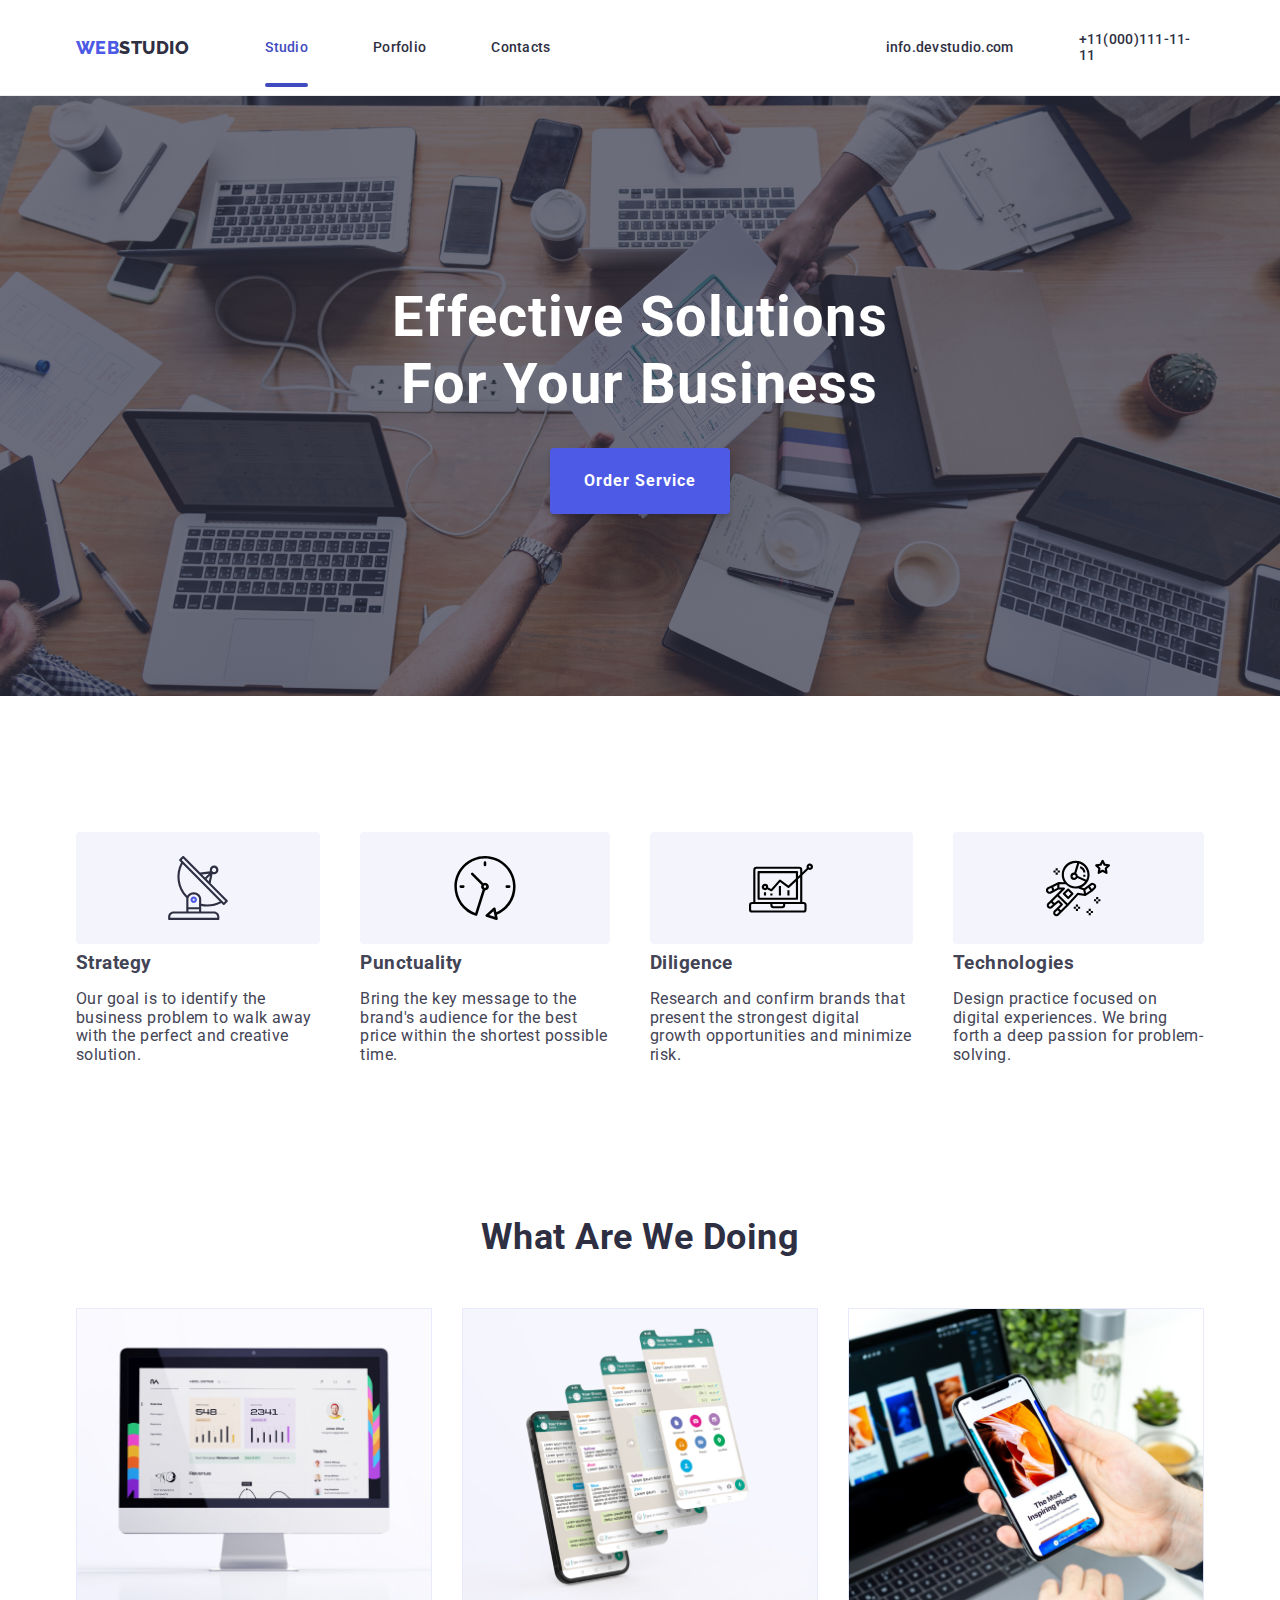
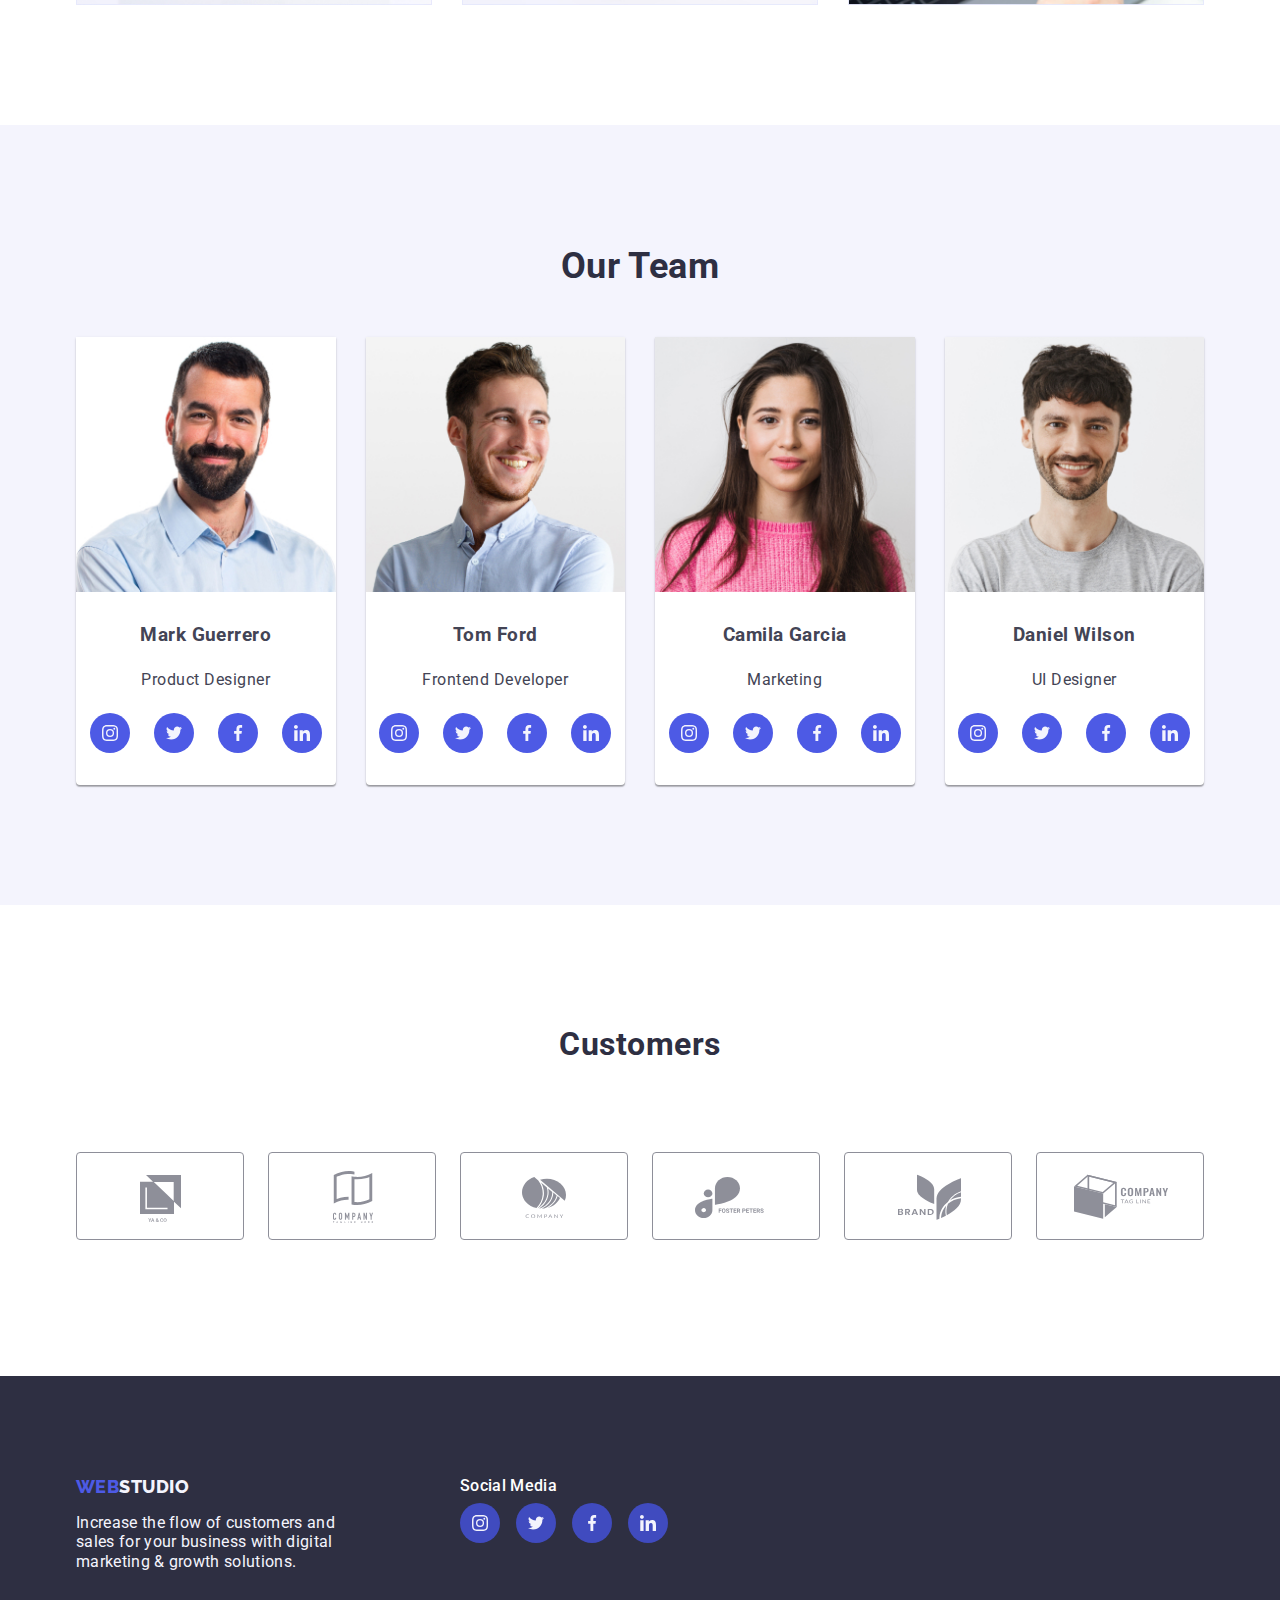
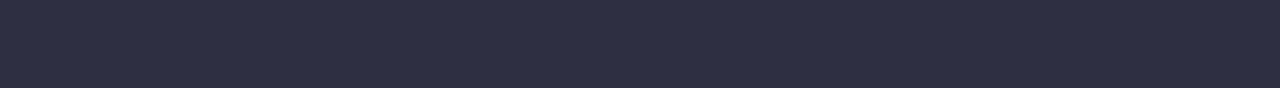
<file: index.html>
<!DOCTYPE html>
<html lang="en">

<head>
    <title>Web Studio</title>
    <meta charset="utf-8" />
    <meta name="description" content="Studio Website" />
    <link rel="stylesheet" href="./css/styles.css" />
    <link rel="stylesheet" href="./css/modern-normalize.css" />
    <link
        href="https://fonts.googleapis.com/css2?family=Raleway:wght@800&family=Roboto:wght@400;500;700;900&display=swap"
        rel="stylesheet">
</head>

<body>
    <!--header-->
    <header class="page-header">
        <div class="container menu">
            <nav class="nav">
                <a class="logo link" href="index.html">WEB<span class="logo-black">STUDIO</span></a>
                <ul class="nav-menu list">
                    <li class="item"><a class="page current-link" href="index.html">Studio</a></li>
                    <li class="item"><a class="page link" href="portfolio.html">Porfolio</a></li>
                    <li class="item"><a class="page link" href="/">Contacts</a></li>
                </ul>
            </nav>
            <address>
                <ul class="contacts-menu list">
                    <li class="item"><a class="contact link" href="/">info.devstudio.com</a></li>
                    <li class="item"><a class="contact link" href="/">+11(000)111-11-11</a></li>
                </ul>
            </address>
        </div>
    </header>
    <!--Main Section-->
    <main>
        <section class="hero bg-hero">
            <div class="container">
                <h1 class="hero-heading">Effective Solutions <br /> For Your Business</h1>
                <button class="button order" type="button" data-modal-open>Order Service</button>
            </div>
        </section>

        <section class="section">

            <div class="container">
                <h2 hidden>Features</h2>
                <ul class="features">
                    <li class="feature">
                        <div class="feature-item-img">
                            <svg class="feature-icon" width="64" height="64">
                                <use href="./images/svg/icons.svg#strategy"></use>
                            </svg>
                        </div>
                        <h3>Strategy</h3>
                        <p class="description">Our goal is to identify the business
                            problem to walk away with the perfect
                            and creative solution.</p>
                    </li>

                    <li class="feature">
                        <div class="feature-item-img">
                            <svg class="feature-icon" width="64" height="64">
                                <use href="./images/svg/icons.svg#punctuality"></use>
                            </svg>
                        </div>
                        <h3>Punctuality</h3>
                        <p class="description">Bring the key message to the
                            brand's audience for the best price
                            within the shortest possible time.</p>
                    </li>

                    <li class="feature">
                        <div class="feature-item-img">
                            <svg class="feature-icon" width="64" height="64">
                                <use href="./images/svg/icons.svg#deligence"></use>
                            </svg>
                        </div>
                        <h3>Diligence</h3>
                        <p class="description">Research and confirm brands that
                            present the strongest digital growth
                            opportunities and minimize risk.</p>
                    </li>

                    <li class="feature">
                        <div class="feature-item-img">
                            <svg class="feature-icon" width="64" height="64">
                                <use href="./images/svg/icons.svg#astronaut"></use>
                            </svg>
                        </div>
                        <h3>Technologies</h3>
                        <p class="description">Design practice focused on digital
                            experiences. We bring forth a deep
                            passion for problem-solving.</p>
                    </li>
                </ul>
            </div>
        </section>

        <section class="section no-top-padding">
            <div class="container">
                <h2 class="section-title">What Are We Doing</h2>
                <ul class="task list">
                    <li class="tasks"><img src="images/tech1.jpg" alt="monitor" width="360" /></li>
                    <li class="tasks"><img src="images/tech2.jpg" alt="phoneapp" width="360" /></li>
                    <li class="tasks"><img src="images/tech3.jpg" alt="handyphone" width="360" /></li>
                </ul>
            </div>
        </section>

        <section class="section bg-team">
            <div class="container">
                <h2 class="section-title"> Our Team </h2>
                <ul class="teams list">
                    <li class="member"><img src="images/team1.jpg" alt="Mark Guerrero" width="264" />
                        <div class="members">
                            <h3>Mark Guerrero</h3>
                            <p>Product Designer</p>
                            <ul class="teams-social-list">
                                <li class="social-list-item">
                                    <a href="#" target="_blank">
                                        <svg class="social-list-img" width="16" height="16">
                                            <use href="./images/svg/icons.svg#instagram"></use>
                                        </svg>
                                    </a>
                                </li>
                                <li class="social-list-item">
                                    <a href="#" target="_blank">
                                        <svg class="social-list-img" width="16" height="16">
                                            <use href="./images/svg/icons.svg#twitter"></use>
                                        </svg>
                                    </a>
                                </li>
                                <li class="social-list-item">
                                    <a href="#" target="_blank">
                                        <svg class="social-list-img" width="16" height="16">
                                            <use href="./images/svg/icons.svg#facebook"></use>
                                        </svg>
                                    </a>
                                </li>
                                <li class="social-list-item">
                                    <a href="#" target="_blank">
                                        <svg class="social-list-img" width="16" height="16">
                                            <use href="./images/svg/icons.svg#linkedin"></use>
                                        </svg>
                                    </a>
                                </li>
                            </ul>
                        </div>
                    </li>
                    <li class="member"><img src="images/team2.jpg" alt="Tom Ford" width="264" />
                        <div class="members">
                            <h3>Tom Ford</h3>
                            <p>Frontend Developer</p>
                            <ul class="teams-social-list">
                                <li class="social-list-item">
                                    <a href="#" target="_blank">
                                        <svg class="social-list-img" width="16" height="16">
                                            <use href="./images/svg/icons.svg#instagram"></use>
                                        </svg>
                                    </a>
                                </li>
                                <li class="social-list-item">
                                    <a href="#" target="_blank">
                                        <svg class="social-list-img" width="16" height="16">
                                            <use href="./images/svg/icons.svg#twitter"></use>
                                        </svg>
                                    </a>
                                </li>
                                <li class="social-list-item">
                                    <a href="#" target="_blank">
                                        <svg class="social-list-img" width="16" height="16">
                                            <use href="./images/svg/icons.svg#facebook"></use>
                                        </svg>
                                    </a>
                                </li>
                                <li class="social-list-item">
                                    <a href="#" target="_blank">
                                        <svg class="social-list-img" width="16" height="16">
                                            <use href="./images/svg/icons.svg#linkedin"></use>
                                        </svg>
                                    </a>
                                </li>
                            </ul>
                        </div>
                    </li>
                    <li class="member">
                        <img src="images/team3.jpg" alt="Camila Garcia" width="264" />
                        <div class="members">
                            <h3>Camila Garcia</h3>
                            <p>Marketing</p>
                            <ul class="teams-social-list">
                                <li class="social-list-item">
                                    <a href="#" target="_blank">
                                        <svg class="social-list-img" width="16" height="16">
                                            <use href="./images/svg/icons.svg#instagram"></use>
                                        </svg>
                                    </a>
                                </li>
                                <li class="social-list-item">
                                    <a href="#" target="_blank">
                                        <svg class="social-list-img" width="16" height="16">
                                            <use href="./images/svg/icons.svg#twitter"></use>
                                        </svg>
                                    </a>
                                </li>
                                <li class="social-list-item">
                                    <a href="#" target="_blank">
                                        <svg class="social-list-img" width="16" height="16">
                                            <use href="./images/svg/icons.svg#facebook"></use>
                                        </svg>
                                    </a>
                                </li>
                                <li class="social-list-item">
                                    <a href="#" target="_blank">
                                        <svg class="social-list-img" width="16" height="16">
                                            <use href="./images/svg/icons.svg#linkedin"></use>
                                        </svg>
                                    </a>
                                </li>
                            </ul>
                        </div>
                    </li>
                    <li class="member">
                        <img src="images/team4.jpg" alt="Daniel Wilson" width="264" />
                        <div class="members">
                            <h3>Daniel Wilson</h3>
                            <p>UI Designer</p>
                            <ul class="teams-social-list">
                                <li class="social-list-item">
                                    <a href="#" target="_blank">
                                        <svg class="social-list-img" width="16" height="16">
                                            <use href="./images/svg/icons.svg#instagram"></use>
                                        </svg>
                                    </a>
                                </li>
                                <li class="social-list-item">
                                    <a href="#" target="_blank">
                                        <svg class="social-list-img" width="16" height="16">
                                            <use href="./images/svg/icons.svg#twitter"></use>
                                        </svg>
                                    </a>
                                </li>
                                <li class="social-list-item">
                                    <a href="#" target="_blank">
                                        <svg class="social-list-img" width="16" height="16">
                                            <use href="./images/svg/icons.svg#facebook"></use>
                                        </svg>
                                    </a>
                                </li>
                                <li class="social-list-item">
                                    <a href="#" target="_blank">
                                        <svg class="social-list-img" width="16" height="16">
                                            <use href="./images/svg/icons.svg#linkedin"></use>
                                        </svg>
                                    </a>
                                </li>
                            </ul>
                        </div>
                    </li>
                </ul>
            </div>
        </section>
        <section class="container customers">
            <h2 class="customers-title">
                Customers
            </h2>
            <ul class="customers-list">
                <li class="customers-list-item">
                    <a href="#" target="_blank"></a>
                    <svg class="customers-list-item-img" width="104">
                             <use href="./images/svg/icons.svg#client-1"></use>
                    </svg>
                </li>
                <li class="customers-list-item">
                    <svg class="customers-list-item-img" width="104" height="56">
                        <use href="./images/svg/icons.svg#client-2"></use>
                    </svg>
                </li>
                <li class="customers-list-item">
                    <a href="#" target="_blank"></a>
                    <svg class="customers-list-item-img" width="104">
                        <use href="./images/svg/icons.svg#client-3"></use>
                    </svg>
                </li>
                <li class="customers-list-item">
                    <a href="#" target="_blank"></a>
                    <svg class="customers-list-item-img" width="104">
                        <use href="./images/svg/icons.svg#client-4"></use>
                    </svg>
                </li>
                <li class="customers-list-item">
                    <a href="#" target="_blank"></a>
                    <svg class="customers-list-item-img" width="104">
                        <use href="./images/svg/icons.svg#client-5"></use>
                    </svg>
                </li>
                <li class="customers-list-item">
                    <a href="#" target="_blank"></a>
                    <svg class="customers-list-item-img" width="104">
                        <use href="./images/svg/icons.svg#client-6"></use>
                    </svg>
                </li>
            </ul>
        </section>
    </main>
    <!--Footer-->
    <footer class="page-footer">
        <div class="footerlogo">
            <a class="logo link" href="index.html">WEB<span class="logo-white">STUDIO</span></a>
            <p>Increase the flow of customers and
                sales for your business with digital
                marketing & growth solutions.
        </div>
        <div class="footer-social">
            <h3 class="footer-social-title">
                Social Media
            </h3>
            <ul class="footer-social-list">
                <li class="footer-social-item">
                    <a href="#">
                        <svg class="footer-social-list-img" width="16" height="16">
                            <use href="./images/svg/icons.svg#instagram"></use>
                        </svg>
                    </a>
                </li>
                <li class="footer-social-item">
                    <a href="#">
                        <svg class="footer-social-list-img" width="16" height="16">
                            <use href="./images/svg/icons.svg#twitter"></use>
                        </svg>
                    </a>
                </li>
                <li class="footer-social-item">
                    <a href="#">
                        <svg class="footer-social-list-img" width="16" height="16">
                            <use href="./images/svg/icons.svg#facebook"></use>
                        </svg>
                    </a>
                </li>
                <li class="footer-social-item">
                    <a href="#">
                        <svg class="footer-social-list-img" width="16" height="16">
                            <use href="./images/svg/icons.svg#linkedin"></use>
                        </svg>
                    </a>
                </li>   
            </ul>
        </div>
    </footer>
    <div class="container">
    <div class="modal is-hidden" data-modal>
        <div class="modal-content" >
            <button class="modal-close" data-modal-close>
                <svg class="close-icon">
                    <use href="./images/svg/icons.svg#close" >
                    </use>
                </svg>
            </button>
        </div>
    </div>
    </div>
    <script src="./js/modal.js"></script>
</body>

</html>
</file>
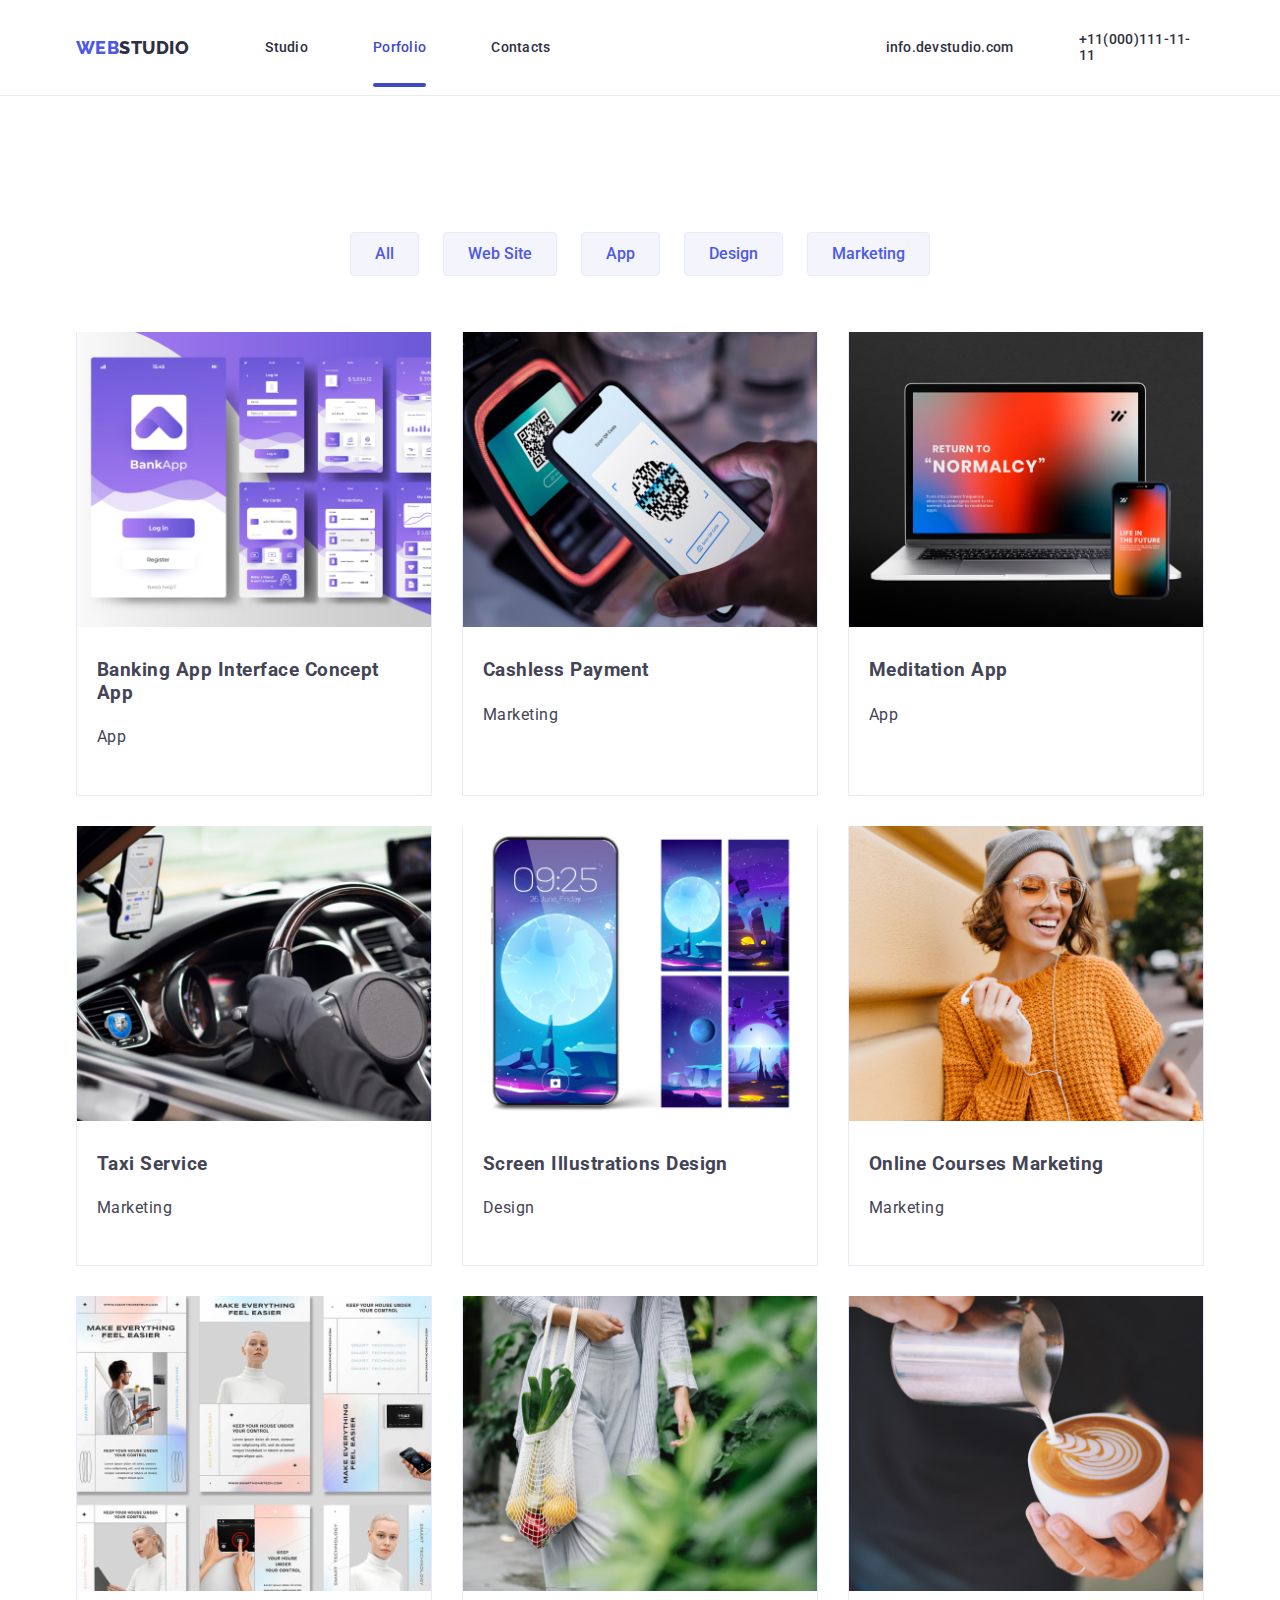
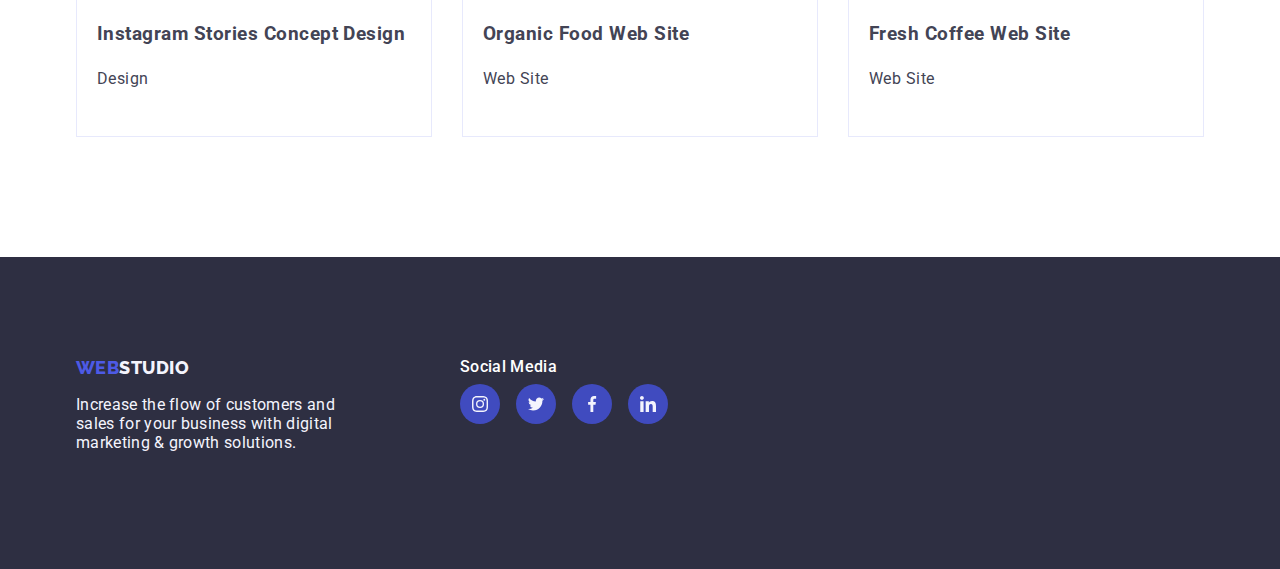
<file: portfolio.html>
<!DOCTYPE html>
<html lang="en">

<head>
  <meta charset="UTF-8">
  <title>Portfolio</title>
  <meta name="description" content="Porfolio" />
  <link rel="stylesheet" href="./css/styles.css" />
  <link rel="stylesheet" href="./css/modern-normalize.css" />
  <link href="https://fonts.googleapis.com/css2?family=Raleway:wght@800&family=Roboto:wght@400;500;700;900&display=swap"
    rel="stylesheet">
</head>

<body>
  <!--header-->
  <header class="page-header">
    <div class="container menu">
      <nav class="nav">
        <a class="logo link" href="index.html">WEB<span class="logo-black">STUDIO</span></a>
        <ul class="nav-menu list">
          <li class="item"><a class="page link" href="index.html">Studio</a></li>
          <li class="item"><a class="page current-link" href="portfolio.html">Porfolio</a></li>
          <li class="item"><a class="page link" href="/">Contacts</a></li>
        </ul>
      </nav>
      <address>
        <ul class="contacts-menu list">
          <li class="item"><a class="contact link" href="/">info.devstudio.com</a></li>
          <li class="item"><a class="contact link" href="/">+11(000)111-11-11</a></li>
        </ul>
      </address>
    </div>
  </header>
  <!--Main Section-->
  <main>
    <h2 hidden>Selection</h2>
    <section class="section portfolio">
      <div class="container">
        <ul class="portfolio-select">
          <li class="portfolio-select-items"><button class="selects" type="button">All</button></li>
          <li class="portfolio-select-items"><button class="selects" type="button">Web
              Site</button></li>
          <li class="portfolio-select-items"><button class="selects" type="button">App</button></li>
          <li class="portfolio-select-items"><button class="selects" type="button">Design</button></li>
          <li class="portfolio-select-items"><button class="selects" type="button">Marketing</button></li>
        </ul>
      </div>
      <div class="container">
        <ul class="option list">
          <li class="cards">
            <div class="cards-box">
              <img class="options" src="images/port1.jpg" width="360" alt="bankingapp" />
              <div class="overlay">
                <p>14 Stylish and User-Friendly App Design Concepts · Task Manager App · Calorie Tracker App · Exotic Fruit Ecommerce App ·
                Cloud Storage App</p>
              </div>
            </div>
            <div class="item description">
            <h3>Banking App Interface Concept
              App</h3>
            <p>App</p>
      </div>
      </li>
      <li class="cards">
        <div class="cards-box">
          <img class="options" src="images/port2.jpg" width="360" alt="tapping" />
        <div class="overlay">
          <p>14 Stylish and User-Friendly App Design Concepts · Task Manager App · Calorie Tracker App · Exotic Fruit Ecommerce
            App ·
            Cloud Storage App</p>
        </div>
        </div>
        <div class="item description">
        <h3>Cashless Payment</h3>
        <p>Marketing</p></div>
      </li>
      <li class="cards">
        <div class="cards-box">
          <img class="options" src="images/port3.jpg" width="360" alt="laptop" />
        <div class="overlay">
          <p>14 Stylish and User-Friendly App Design Concepts · Task Manager App · Calorie Tracker App · Exotic Fruit Ecommerce
            App ·
            Cloud Storage App</p>
        </div>
        </div>
        <div class="item description">
        <h3>Meditation App</h3>
        <p>App</p>
        </div>
      </li>
      <li class="cards">
        <div class="cards-box">
          <img class="options" src="images/port4.jpg" width="360" alt="stirringwheel" />
        <div class="overlay">
          <p>14 Stylish and User-Friendly App Design Concepts · Task Manager App · Calorie Tracker App · Exotic Fruit Ecommerce
            App ·
            Cloud Storage App</p>
        </div>
        </div>
        <div class="item description">
        <h3>Taxi Service</h3>
        <p>Marketing</p>
        </div>
      </li>
      <li class="cards">
        <div class="cards-box">
          <img class="options" src="images/port5.jpg" width="360" alt="moonscreen" />
        <div class="overlay">
          <p>14 Stylish and User-Friendly App Design Concepts · Task Manager App · Calorie Tracker App · Exotic Fruit Ecommerce
            App ·
            Cloud Storage App</p>
        </div>
        </div>
        <div class="item description">
        <h3>Screen Illustrations
          Design</h3>
        <p>Design</p>
        </div>
      </li>
      <li class="cards">
        <div class="cards-box">
          <img class="options" src="images/port6.jpg" width="360" alt="student" />
        <div class="overlay">
          <p>14 Stylish and User-Friendly App Design Concepts · Task Manager App · Calorie Tracker App · Exotic Fruit Ecommerce
            App ·
            Cloud Storage App</p>
        </div>
        </div>
        <div class="item description">
        <h3>Online Courses
          Marketing</h3>
        <p>Marketing</p>
        </div>
      </li>
      <li class="cards">
        <div class="cards-box">
          <img class="options" src="images/port7.jpg" width="360" alt="stories" />
        <div class="overlay">
          <p>14 Stylish and User-Friendly App Design Concepts · Task Manager App · Calorie Tracker App · Exotic Fruit Ecommerce
            App ·
            Cloud Storage App</p>
        </div>
        </div>
        <div class="item description">
        <h3>Instagram Stories Concept
          Design</h3>
        <p>Design</p>
        </div>
      </li>
      <li class="cards">
        <div class="cards-box">
          <img class="options" src="images/port8.jpg" width="360" alt="Organic" />
        <div class="overlay">
          <p>14 Stylish and User-Friendly App Design Concepts · Task Manager App · Calorie Tracker App · Exotic Fruit Ecommerce
            App ·
            Cloud Storage App</p>
        </div>
        </div>
        <div class="item description">
        <h3>Organic Food
          Web Site</h3>
        <p>Web Site</p>
        </div>
      </li>
      <li class="cards">
        <div class="cards-box">
          <img class="options" src="images/port9.jpg" width="360" alt="coffee" />
        <div class="overlay">
          <p>14 Stylish and User-Friendly App Design Concepts · Task Manager App · Calorie Tracker App · Exotic Fruit Ecommerce
            App ·
            Cloud Storage App</p>
        </div>
        </div>
        <div class="item description">
        <h3>Fresh Coffee
          Web Site</h3>
        <p>Web Site</p>
        </div>
      </li>
      </ul>
      </div>
    </section>
  </main>
  <!--Footer-->
  <footer class="page-footer">
    <div class="footerlogo">
      <a class="logo link" href="index.html">WEB<span class="logo-white">STUDIO</span></a>
      <p>Increase the flow of customers and
        sales for your business with digital
        marketing & growth solutions.
    </div>
    <div class="footer-social">
      <h3 class="footer-social-title">
        Social Media
      </h3>
      <ul class="footer-social-list">
        <li class="footer-social-item">
          <a href="#">
            <svg class="footer-social-list-img" width="16" height="16">
              <use href="./images/svg/icons.svg#instagram"></use>
            </svg>
          </a>
        </li>
        <li class="footer-social-item">
          <a href="#">
            <svg class="footer-social-list-img" width="16" height="16">
              <use href="./images/svg/icons.svg#twitter"></use>
            </svg>
          </a>
        </li>
        <li class="footer-social-item">
          <a href="#">
            <svg class="footer-social-list-img" width="16" height="16">
              <use href="./images/svg/icons.svg#facebook"></use>
            </svg>
          </a>
        </li>
        <li class="footer-social-item">
          <a href="#">
            <svg class="footer-social-list-img" width="16" height="16">
              <use class="icon" href="./images/svg/icons.svg#linkedin"></use>
            </svg>
          </a>
        </li>
      </ul>
    </div>
  </footer>
  <script src="./js/modal.js"></script>
</body>

</html>
</file>
<file: css/styles.css>
:root {
  --primary: #4D5AE5;
  --cta: #404BBF;
  --dark: #2E2F42;
  --primary-text: #434455;
  --background-grey: #2E2F42;
  --background-white: #FFFFFF;
  --accent-color: #F4F4FD;
  --accent-cornflower: #E7E9FC;
  --mint: #31D0AA;
  --lightscale: #8E8F99;
  --dairy: #FCFCFC;
}

body {
  display: flex;
  flex-direction: column;
  align-items: center;
  justify-content: center;
  font-family: 'Roboto', sans-serif;
  background-color: var(--background-white);
  color: var(--primary-text);
  font-size: 16px;
  letter-spacing: 0.03em; 
}

/* css resets */
h1,
h2,
h3,
h4,
h5,
h6{
  margin: 0;
  line-height: 1.2;
}

.p{
  margin: 0;
  padding: 0;
  font-size: 16px;
  font-weight: 400;
  line-height: 1.5;
}
ul{
  padding: 0;
}

*,
*::after,
*::before {
  box-sizing: inherit;
}

img {
  display: block;
  max-width: 100%;
  height: auto;
}

address {
  font-style: normal;
}

.link {
  text-decoration: none;
  color: inherit;
}

.list {
  list-style: none;
  padding: 0;
  margin: 0;
}

.container {
  width: 1158px;
  padding-left: 15px;
  padding-right: 15px;
  margin-left: auto;
  margin-right: auto;
}

.section {
  padding: 120px 0px;
}

.section-title {
  margin-bottom: 50px;
  color: var(--dark);
  font-weight: 700;
  font-size: 36px;
  line-height: 1.17;
  text-align: center;
}

.section.no-top-padding {
  padding-top: 0;
}

/* logo */

.logo {
  color: var(--primary);
  font-family: 'Raleway', 'sans-serif';
  font-weight: 800;
  font-size: 18px;
  line-height: 1.2;
}

.logo-black {
  color: var(--background-grey);
}

.logo-white {
  color: var(--accent-color);
}

/* header */

.page-header {
  border-bottom: 1px solid #ececec;
  width: 1440px;
}

.menu,
.nav,
.nav-menu,
.contacts-menu {
  display: flex;
  align-items: center;
}



.nav-menu {
  margin-left: 76px;
}

.contacts-menu {
  margin-left: 335px;
}

.nav-menu .item:not(:last-child),
.contacts-menu .item:not(:last-child) {
  margin-right: 65px;
}

.nav-menu .page,
.contacts-menu .contact {
  display: block;
  padding-top: 32px;
  padding-bottom: 31px;
  color: var(--dark);
  font-weight: 500;
  font-size: 14px;
  line-height: 1.14;
  letter-spacing: 0.02em;
}

.nav-menu .page:hover,
.nav-menu .page:focus,
.contacts-menu .contact:hover,
.contacts-menu .contact:focus {
  color: var(--cta)
}

/* underlined effects */
.nav-menu .current-link{
  position: relative;
  text-decoration: none;
  color: var(--cta);
}

.current-link::after{
    content: '';
    position: absolute;
    left: 0;
    bottom: 0;
    border-radius: 2px;
    width: 100%;
    height: 4px;
    background-color: var(--cta);
}


/* hero */
.hero {
  padding-top: 200px;
  padding-bottom: 200px;
  text-align: center;
}

.bg-hero {
  background-color: var(--background-grey);
  background: linear-gradient(rgba(46, 47, 66, 0.7), rgba(46,47,66,0.7)),
      url('../images/hero.jpg');
  background-size: cover;
  background-repeat: no-repeat;
  background-position: center;
  width: 1440px;
  height: 600px;
  padding-top: 188px;
  padding-bottom: 188px;
}

.hero-heading {
  color: var(--background-white);
  font-weight: 700;
  font-size: 56px;
  line-height: 1.2;
  letter-spacing: 1.12px;
  margin-bottom: 30px;
}

/* buttons */
.button {
  font-family: inherit;
  letter-spacing: 0.03em;
  cursor: pointer;
  border-color: transparent;
  border-radius: 4px;
}

.order {
  background-color: var(--primary);
  color: var(--background-white);
  padding: 16px 32px;
  font-weight: 700;
  font-size: 16px;
  line-height: 1.87;
  letter-spacing: 0.06em;
  box-shadow: 0px 4px 4px 0px rgba(0, 0, 0, 0.15);
}

.button.order:hover,
.button.order:focus {
  background-color: var(--cta);
}

.features {
  list-style: none;
  align-items: center;
  display: flex;
  justify-content: center;
  gap: 40px;
}

.feature-item-img{
  height: 112px;
  width: 100%;
  border-radius: 4px;
  background: var(--accent-color);
  display: flex;
  justify-content: center;
  align-items: center;
  margin-bottom: 8px;
}


/* our team */



.teams {
  display: flex;
  flex-wrap: wrap;
  gap: 30px;
}

.teams .member {
  flex-basis: calc((100% - 90px)/ 4);
}

.bg-team {
  background-color: var(--accent-color);
}

.teams .member {
  background-color: var(--background-white);
  box-shadow: 0px 1px 3px rgba(0, 0, 0, 0.12), 0px 1px 1px rgba(0, 0, 0, 0.14), 0px 2px 1px rgba(0, 0, 0, 0.2);
  border-radius: 0px 0px 4px 4px;
}

.member .members {
  display: flex;
  flex-direction: column;
  justify-content: center;
  align-items: center;
  gap: 8px;
  padding: 32px 10px;
}

.task {
  display: flex;
  flex-wrap: wrap;
  gap: 30px;
}

.task .tasks {
  flex-basis: calc((100% - 60px) / 3);
}

.teams-social-list {
  display: flex;
  justify-content: center;
  align-items: center;
  gap: 24px;
}

.social-list-item{
  list-style: none;
}

.social-list-item a{
  display: flex;
  justify-content: center;
  align-items: center;
  background-color: var(--primary);
  width: 40px;
  height: 40px;
  border-radius: 50%;
  cursor: pointer;
} 
.social-list-img {
  fill: var(--accent-color);
}
.teams-social-list a:hover,
.teams-social-list a:focus{
  background-color: var(--cta);
}

/*customers*/

.customers {
  display: flex;
  justify-content: center;
  align-items: center;
  flex-direction: column;
  gap: 32px;
  padding: 120px 15px;
}

.customers-title {
  text-align: center;
  color: var(--dark);
  font-size: 32px;
  font-weight: 700;
  margin-bottom: 40px;
}

.customers-list {
  width: 100%;
  display: flex;
  align-items: center;
  gap: 24px;
}

.customers-list-item {
  width: 168px;
  height: 88px;
  border-radius: 4px;
  border: 1px solid var(--lightscale);
  display: flex;
  justify-content: center;
  align-content: center;
  padding: 15px 25px;
  cursor: pointer;
}


.customers-list-item-img {
  width: 100%;
  fill: var(--lightscale);
}

.customers-list-item:hover {
  border: 1px solid var(--cta);
}

.customers-list-item-img:hover {
  fill: var(--cta);
}

/* portfolio */

.option {
  display: flex;
  flex-wrap: wrap;
  gap: 30px;
  position: relative;
}

.option .cards {
  flex-basis: calc((100% - 60px) / 3);
}

.cards {
  border-bottom: 1px solid var(--accent-cornflower);
  border-left: 1px solid var(--accent-cornflower);
  border-right: 1px solid var(--accent-cornflower);
  cursor: pointer;
}

.cards:hover {
  box-shadow: 0px 1px 3px rgba(0, 0, 0, 0.12), 0px 1px 1px rgba(0, 0, 0, 0.14), 0px 2px 1px rgba(0, 0, 0, 0.2);
}

.cards .description {
  display: flex;
  flex-direction: column;
  gap: 8px;
  padding: 32px 20px;
}

.cards{
  background-color: var(--background-white);
  border: 2px 2px;
  position: relative;
}

/* overlay animation */

.cards-box {
  position: relative;
  width: auto;
  height: auto;
  overflow: hidden;
}

.overlay {
  display: flex;
  position: absolute;
  top: 0;
  left: 0;
  width: 360px;
  height: 300px;
  flex-shrink: 0;
  background-color: var(--primary);
  transform: translatey(100%);
  transition: transform 250ms cubic-bezier(0.4, 0, 0.2, 1);
}

.cards:hover .overlay {
  transform: translateY(0);
  will-change: transform;
}

.overlay p {
  font-family: 'Roboto', sans-serif;
  font-style: normal;
  font-size: 16px;
  color: var(--accent-color);
  font-weight: 400;
  letter-spacing: 0.32px;
  line-height: 1.2;
  margin: 0;
  padding: 40px 32px 0 32px;

}

.portfolio-select {
  display: flex;
  flex-wrap: wrap;
  justify-content: space-between;
  align-items: center;
  row-gap: 48px;
  column-gap: 24px;
}

.selects {
  border-radius: 4px;
  border: 1px solid var(--accent-cornflower);
  background: var(--accent-color);
  display: flex;
  padding: 12px 24px;
  justify-content: space-between;
  align-items: center;
  color: var(--primary);
  text-align: center;
  font-family: 'Roboto', sans-serif;
  font-size: 16px;
  font-style: normal;
  font-weight: 500;
  list-style: none;
  cursor: pointer;
}

.selects:hover, 
.selects:focus {
  background-color: var(--primary);
  color: var(--background-white);
  box-shadow: 0px 1px 3px rgba(0, 0, 0, 0.1), 0px 1px 1px rgba(0, 0, 0, 0.08), 0px 2px 1px rgba(0, 0, 0, 0.12);
}


.portfolio-select {   
  display: flex;
  list-style: none;
  align-content: center;
  justify-content: center;
  gap: 24px;
}

.portfolio-select-items {
  display: flex;
  justify-content: center;
  align-items: center;
  gap: 40px;
  margin-bottom: 40px;
}

/* footer */

.page-footer {
  display: flex;
  align-items: flex-start;
  background-color: var(--background-grey);
  width: 1440px;
  height: 312px;
  padding: 100px 156px;
  gap: 120px;
}

.footerlogo{
  font-family: 'Roboto', sans-serif;
  font-style: normal;
  gap: 8px;

}

.footerlogo p{
  font-size: 16px;
  color: var(--accent-color);
  line-height: 1.2;
  width: 264px;
  letter-spacing: 0.32px;
}

.footer-social {
  display: flex;
  flex-direction: column;
  gap: 8px;
}

.footer-social-title {
  font-size: 16px;
  color: var(--background-white);
  font-family: 'Roboto', sans-serif;
  font-style: normal;
  font-weight: 500;
  line-height: 1.2;
  letter-spacing: 0.32px;
}

.footer-social-list {
  display: inline-flex;
  align-items: flex-start;
  gap: 16px;
  margin-top: 0;
}

.footer-social-item{
  list-style: none;
}
.footer-social-item a{
  display: flex;
  justify-content: center;
  align-items: center;
  width: 40px;
  height: 40px;
  padding: 8px;
  background: var(--cta);
  border-radius: 50%;
  cursor: pointer;
}

.footer-social-list-img {
  width: 100%;
  fill: var(--accent-color);
}

.footer-social-item a:hover,
.footer-social-item a:focus {
  background: var(--mint);
}


.modal{
  background-color: rgba(0, 0, 0, 0.5);
  position: fixed;
  display: flex;
  align-items: center;
  justify-content: center;
  width: 100%;
  height: 100%;
  top: 0;
  left: 0;
  pointer-events: auto;
  opacity: 1;
  transition-property: visibility, opacity;
  transition-duration: 250ms;
  transform: none;
}

.modal.is-hidden{
  visibility: hidden;
  opacity: 0;
  pointer-events: none; 
  transform: translateY(-20px);
}

.modal.is-hidden .modal-content{
  transform: scale(0.5);
}

.modal-content{
  position: relative;
  display: flex;
  align-items: center;
  width: 408px;
  height: 584px;
  border-radius: 4px;
  background: var(--dairy);
  box-shadow: 0px 2px 1px 0px rgba(0, 0, 0, 0.20), 
              0px 1px 3px 0px rgba(0, 0, 0, 0.12), 
              0px 1px 1px 0px rgba(0, 0, 0, 0.14);
  transform: none;
  transition: transform 250ms;
}

.modal-close{
  display:flex;
  align-items: center;
  justify-content: center;
  background-color: var(--accent-color);
  border: solid 1px var(--lightscale);
  width: 24px;
  height: 24px;
  position: absolute;
  border-radius: 50%;
  right: 0;
  top: 0;
  margin-top: 10px;
  margin-right: 10px;
  cursor: pointer;
}

.close-icon {
  width: 100%;
  height: 100%;
  margin-top: 12px;
  fill: var(--dark);
  

}

.modal-close:active {
  background-color: var(--cta);
}
.close-icon:active{
  fill: var(--background-white);
}
</file>
